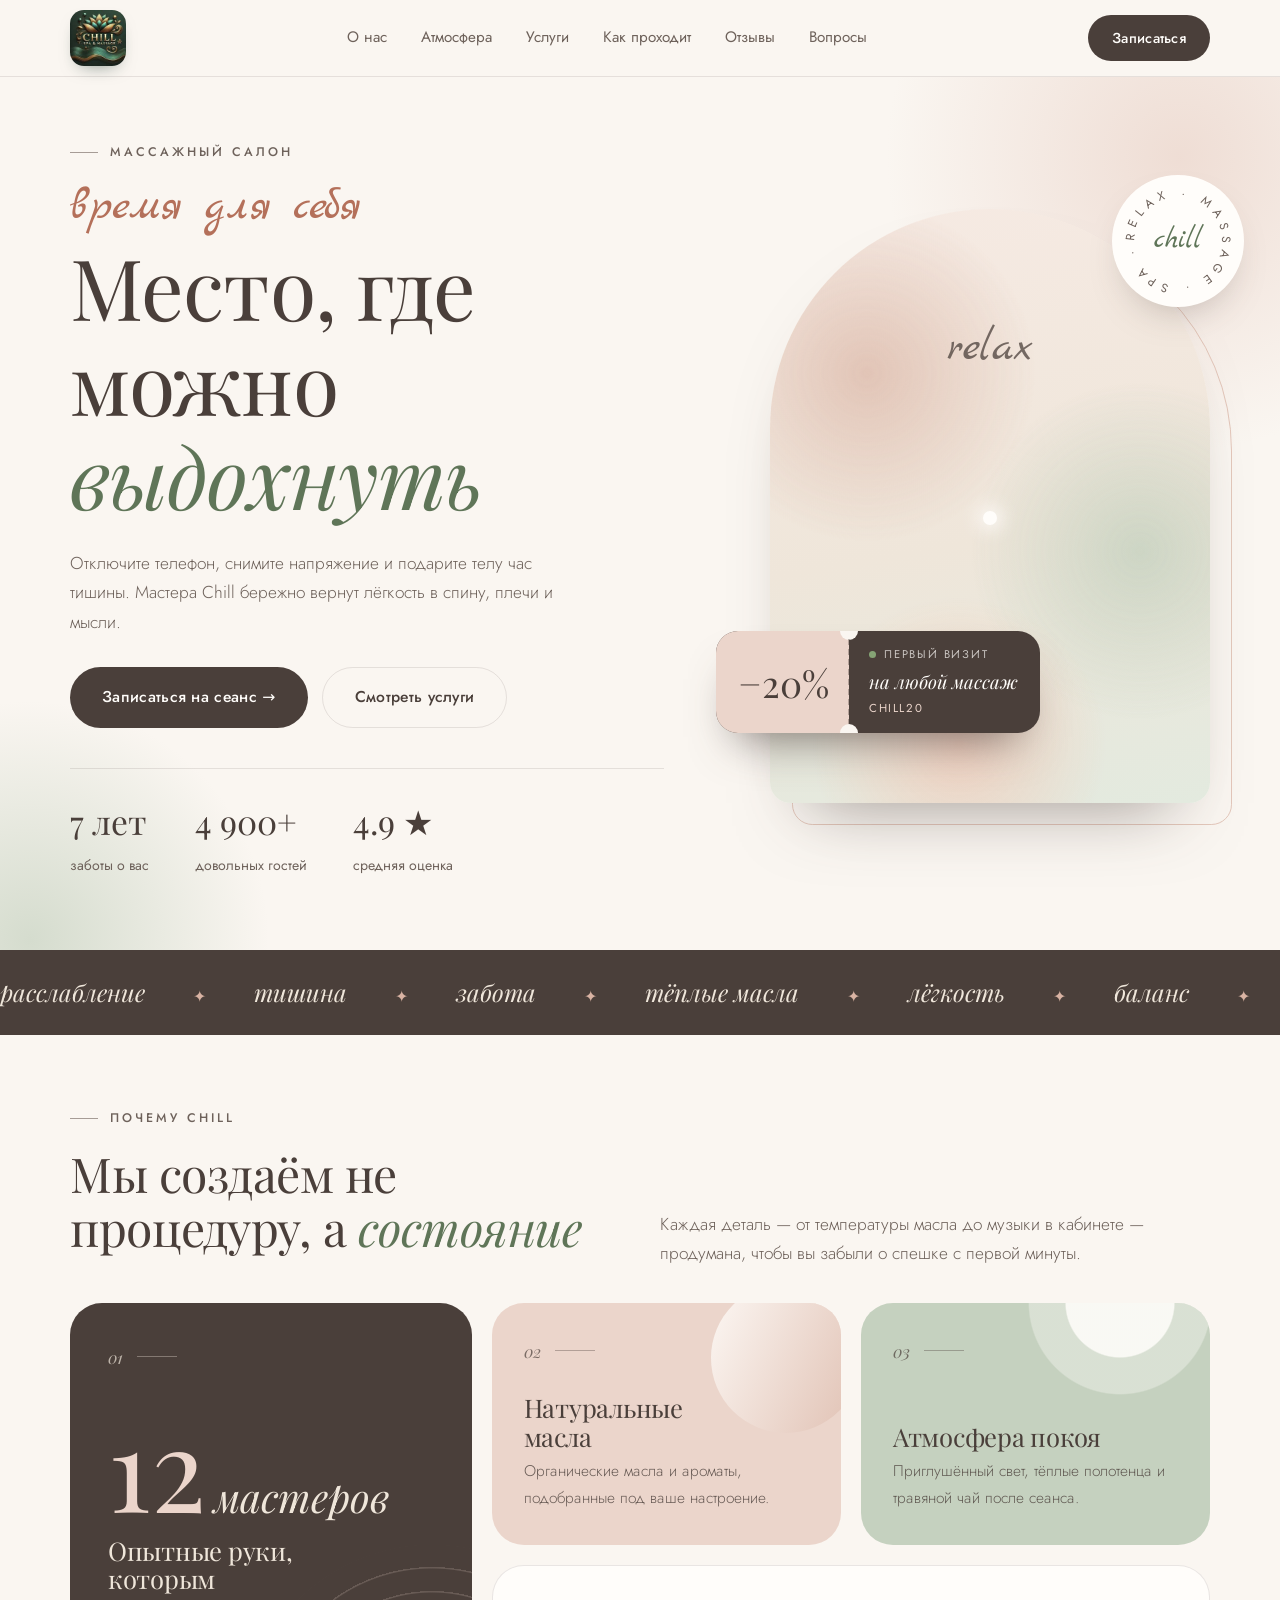
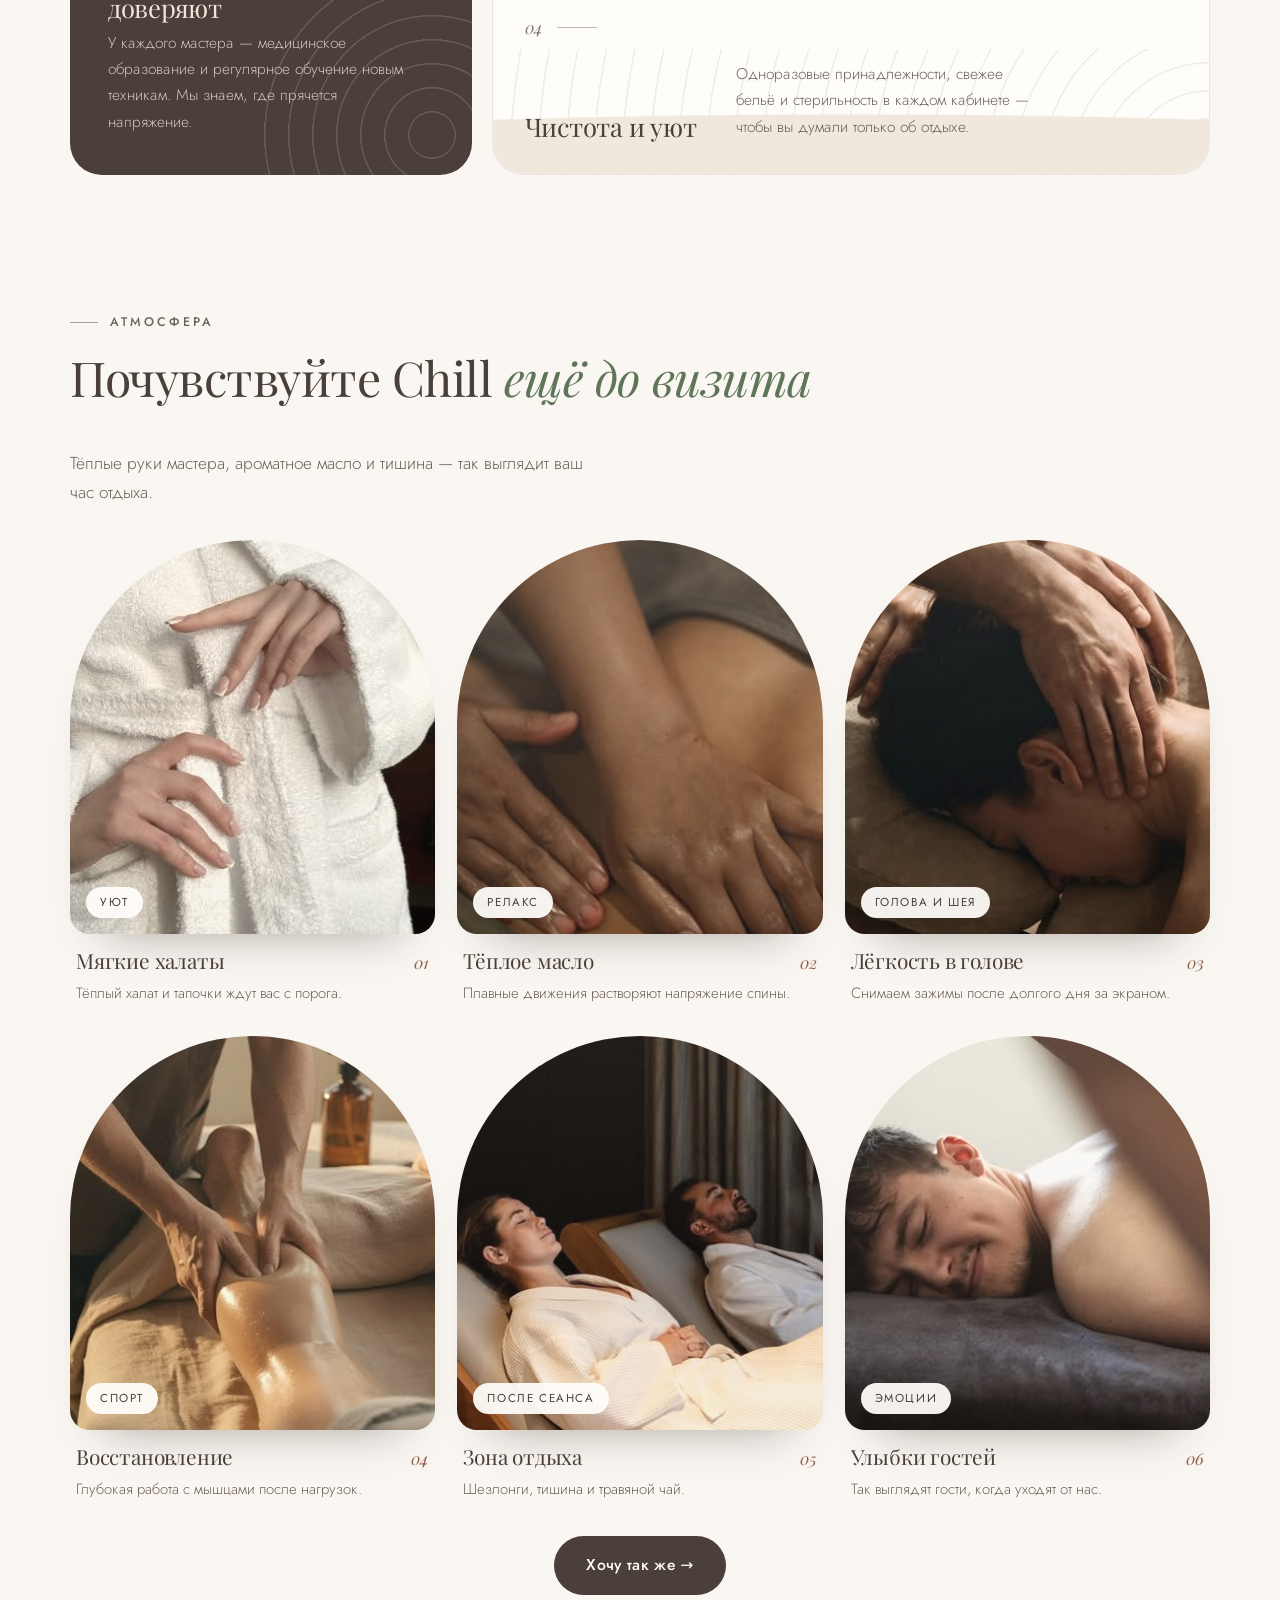
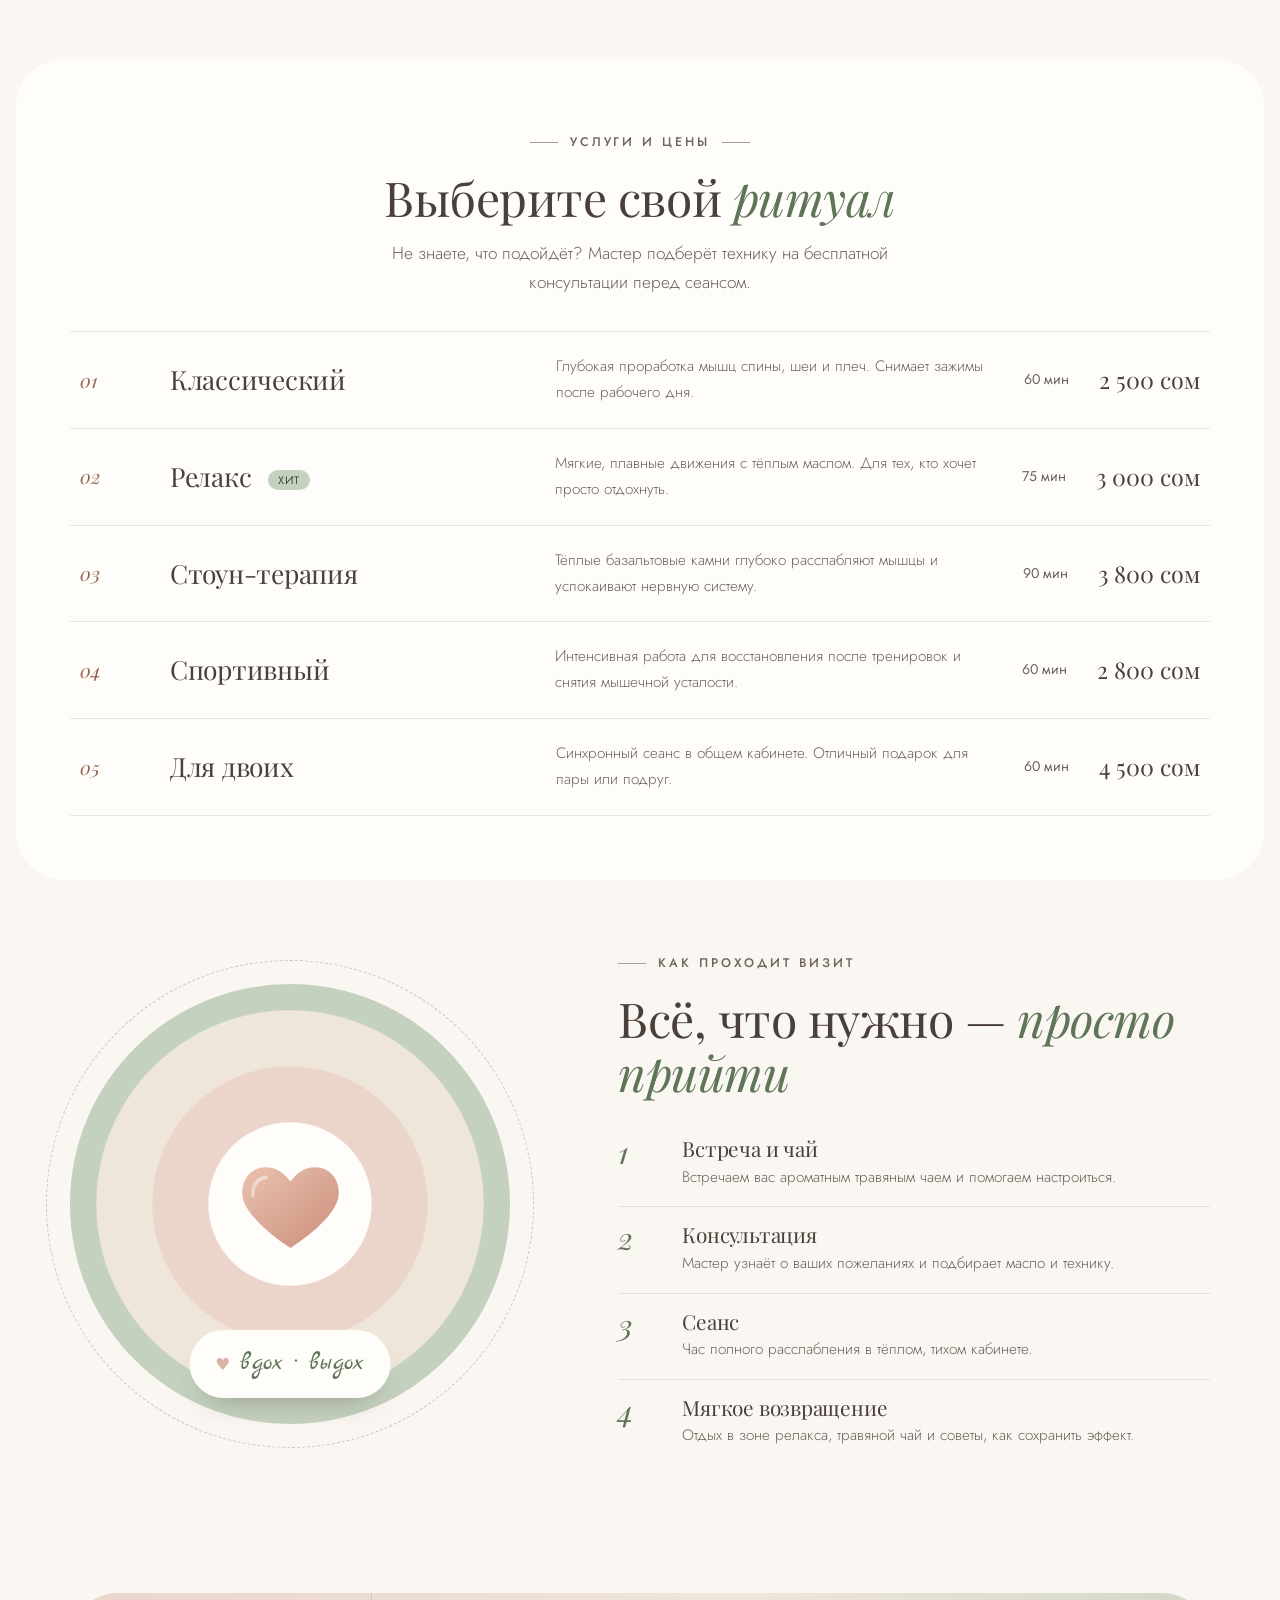
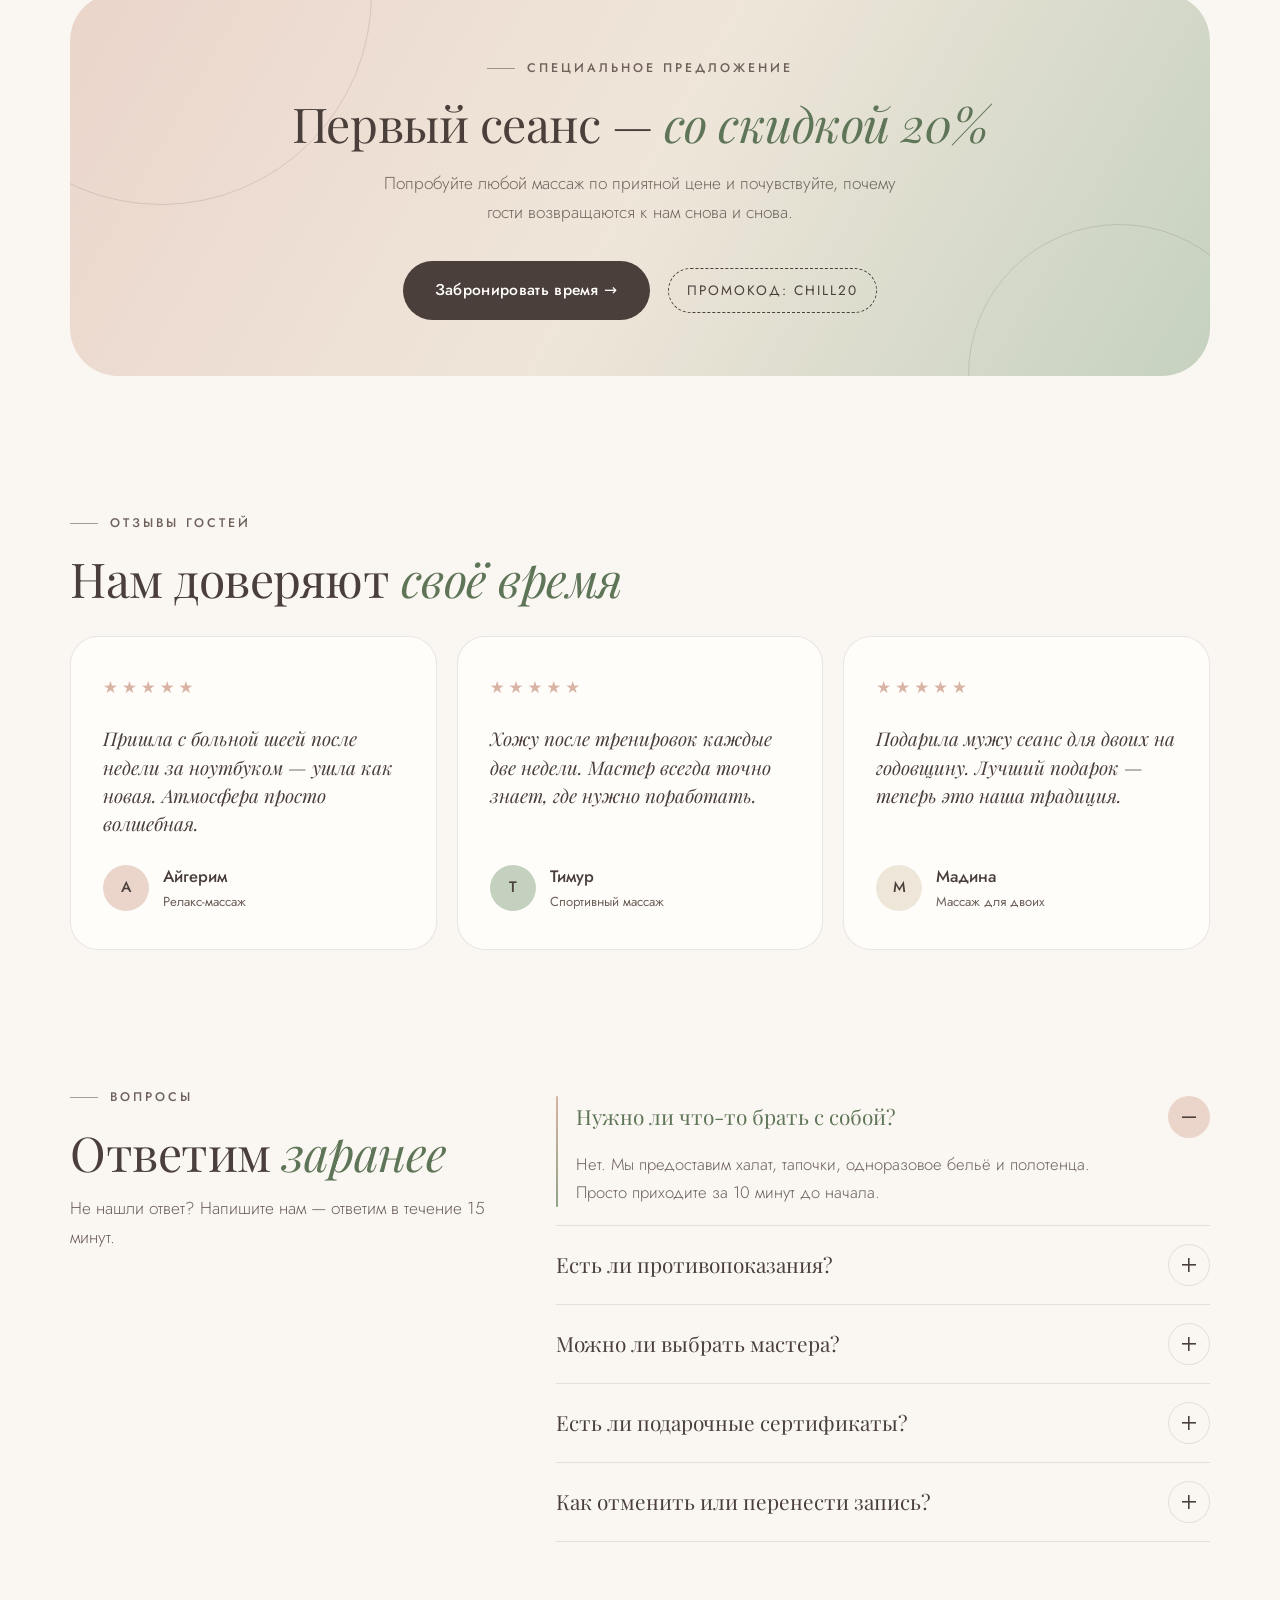
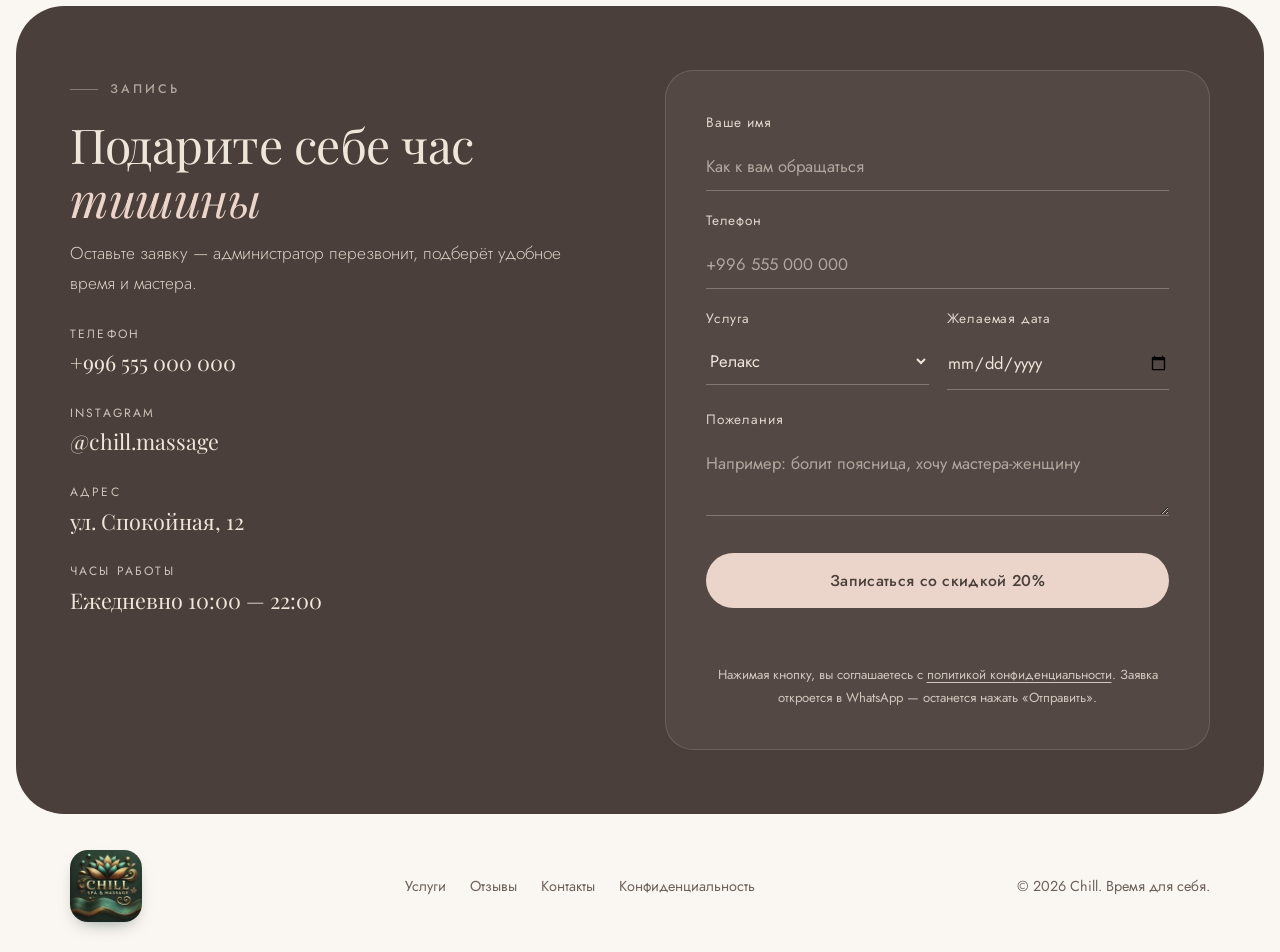
<file: index.html>
<!DOCTYPE html>
<html lang="ru">
<head>
  <meta charset="UTF-8">
  <meta name="viewport" content="width=device-width, initial-scale=1.0">
  <title>Chill — массажный салон: классический, расслабляющий и спортивный массаж</title>
  <meta name="description" content="Chill — массажный салон, где можно выдохнуть. Классический, релакс, стоун-терапия и спортивный массаж. Запись онлайн, скидка 20% на первый сеанс.">
  <meta name="theme-color" content="#FAF6F1">
  <!-- ЗАМЕНИТЬ: адрес сайта клиента (canonical, og:url, og:image, sitemap.xml, robots.txt) -->
  <link rel="canonical" href="https://example.com/">
  <link rel="icon" href="logo.jpg">
  <link rel="apple-touch-icon" href="logo.jpg">

  <meta property="og:type" content="website">
  <meta property="og:locale" content="ru_RU">
  <meta property="og:site_name" content="Chill">
  <meta property="og:title" content="Chill — массажный салон">
  <meta property="og:description" content="Место, где можно выдохнуть. Запись онлайн, скидка 20% на первый сеанс.">
  <meta property="og:url" content="https://example.com/">
  <meta property="og:image" content="https://example.com/logo.jpg">
  <meta name="twitter:card" content="summary">

  <!-- ЗАМЕНИТЬ: данные для Google (телефон, адрес, город, часы работы, соцсети) -->
  <script type="application/ld+json">
  {
    "@context": "https://schema.org",
    "@type": "HealthAndBeautyBusiness",
    "name": "Chill",
    "description": "Массажный салон: классический, релакс, стоун-терапия, спортивный массаж.",
    "url": "https://example.com/",
    "image": "https://example.com/logo.jpg",
    "telephone": "+996555000000",
    "priceRange": "2500–4500 KGS",
    "address": {
      "@type": "PostalAddress",
      "streetAddress": "ул. Спокойная, 12",
      "addressLocality": "Бишкек",
      "addressCountry": "KG"
    },
    "openingHoursSpecification": [{
      "@type": "OpeningHoursSpecification",
      "dayOfWeek": ["Monday","Tuesday","Wednesday","Thursday","Friday","Saturday","Sunday"],
      "opens": "10:00",
      "closes": "22:00"
    }]
  }
  </script>

  <script>document.documentElement.classList.add('js');</script>
  <link rel="preconnect" href="https://fonts.googleapis.com">
  <link rel="preconnect" href="https://fonts.gstatic.com" crossorigin>
  <link href="https://fonts.googleapis.com/css2?family=Playfair+Display:ital,wght@0,400;0,500;0,600;1,400;1,500&family=Jost:wght@300;400;500;600&family=Marck+Script&display=swap" rel="stylesheet">
  <link rel="stylesheet" href="style.css">
  <script src="script.js" defer></script>
</head>
<body>
  <a class="skip" href="#why">К содержимому</a>

  <div class="progress" aria-hidden="true"></div>

  <!-- Header -->
  <header>
    <div class="container nav">
      <a href="#top" class="logo" aria-label="Chill — на главную"><img src="logo.jpg" alt="Chill Spa &amp; Massage" width="150" height="150"></a>
      <nav class="nav-links">
        <a href="#why">О нас</a>
        <a href="#gallery">Атмосфера</a>
        <a href="#services">Услуги</a>
        <a href="#ritual">Как проходит</a>
        <a href="#reviews">Отзывы</a>
        <a href="#faq">Вопросы</a>
      </nav>
      <div class="nav-right">
        <a href="#booking" class="btn btn-primary">Записаться</a>
        <button class="burger" type="button" aria-label="Открыть меню" aria-expanded="false" aria-controls="menu"><i></i><i></i><i></i></button>
      </div>
    </div>
  </header>

  <!-- Mobile menu -->
  <nav class="menu" id="menu" aria-label="Меню">
    <a class="m-link" href="#why">О нас <span>→</span></a>
    <a class="m-link" href="#gallery">Атмосфера <span>→</span></a>
    <a class="m-link" href="#services">Услуги <span>→</span></a>
    <a class="m-link" href="#ritual">Как проходит <span>→</span></a>
    <a class="m-link" href="#reviews">Отзывы <span>→</span></a>
    <a class="m-link" href="#faq">Вопросы <span>→</span></a>
    <a href="#booking" class="btn btn-primary m-cta">Записаться со скидкой 20%</a>
    <div class="menu-contacts">
      <a href="tel:+996555000000">+996 555 000 000</a>
      <span>Ежедневно 10:00 — 22:00</span>
    </div>
  </nav>
  <div class="menu-overlay" aria-hidden="true"></div>

  <!-- Hero -->
  <section class="hero">
    <div class="blob b1"></div>
    <div class="blob b2"></div>
    <div class="container hero-grid">
      <div class="hero-text">
        <span class="eyebrow">Массажный салон</span>
        <h1><span class="script">время для себя</span>Место, где можно <em>выдохнуть</em></h1>
        <p class="lead">Отключите телефон, снимите напряжение и подарите телу час тишины. Мастера Chill бережно вернут лёгкость в спину, плечи и мысли.</p>
        <div class="hero-actions">
          <a href="#booking" class="btn btn-primary">Записаться на сеанс →</a>
          <a href="#services" class="btn btn-ghost">Смотреть услуги</a>
        </div>
        <!-- ЗАМЕНИТЬ: примерные цифры на реальные данные клиента -->
        <div class="hero-stats">
          <div><strong><span data-count="7">7</span> лет</strong><span>заботы о вас</span></div>
          <div><strong><span data-count="4900">4 900</span>+</strong><span>довольных гостей</span></div>
          <div><strong><span data-count="4.9">4.9</span> ★</strong><span>средняя оценка</span></div>
        </div>
      </div>
      <div class="hero-visual">
        <div class="arch">
          <span class="aura a1"></span>
          <span class="aura a2"></span>
          <span class="aura a3"></span>
          <span class="ripples"><i></i><i></i><i></i><i></i></span>
          <span class="drop-dot"></span>
          <span class="bubble" style="left:14%;--s:12px;--t:10s;--d:0s"></span>
          <span class="bubble" style="left:30%;--s:7px;--t:8s;--d:2.5s"></span>
          <span class="bubble" style="left:48%;--s:16px;--t:12s;--d:5s"></span>
          <span class="bubble" style="left:64%;--s:9px;--t:9s;--d:1.2s"></span>
          <span class="bubble" style="left:78%;--s:13px;--t:11s;--d:6.5s"></span>
          <span class="bubble" style="left:88%;--s:6px;--t:7s;--d:3.8s"></span>
          <span class="arch-word">relax</span>
        </div>
        <div class="seal" aria-hidden="true">
          <svg viewBox="0 0 100 100">
            <defs><path id="circle" d="M50,50 m-38,0 a38,38 0 1,1 76,0 a38,38 0 1,1 -76,0"/></defs>
            <text><textPath href="#circle" textLength="234" lengthAdjust="spacing">relax · massage · spa ·</textPath></text>
          </svg>
          <b>chill</b>
        </div>
        <div class="badge">
          <div class="badge-pct">−20%</div>
          <div class="badge-info">
            <small>Первый визит</small>
            <b>на любой массаж</b>
            <code>CHILL20</code>
          </div>
        </div>
      </div>
    </div>
  </section>

  <!-- Marquee -->
  <div class="marquee" aria-hidden="true">
    <div class="marquee-track">
      <span>расслабление</span><span>тишина</span><span>забота</span><span>тёплые масла</span><span>лёгкость</span><span>баланс</span>
      <span>расслабление</span><span>тишина</span><span>забота</span><span>тёплые масла</span><span>лёгкость</span><span>баланс</span>
    </div>
  </div>

  <!-- Why -->
  <section id="why">
    <div class="container">
      <div class="why-head">
        <div>
          <span class="eyebrow">Почему Chill</span>
          <h2>Мы создаём не процедуру, а <em>состояние</em></h2>
        </div>
        <p class="lead">Каждая деталь — от температуры масла до музыки в кабинете — продумана, чтобы вы забыли о спешке с первой минуты.</p>
      </div>
      <div class="why-grid">
        <article class="why-card c1">
          <div class="shape"></div>
          <span class="num">01</span>
          <div class="big">12<em>мастеров</em></div>
          <h3>Опытные руки, которым доверяют</h3>
          <p>У каждого мастера — медицинское образование и регулярное обучение новым техникам. Мы знаем, где прячется напряжение.</p>
        </article>
        <article class="why-card c2">
          <div class="shape"></div>
          <span class="num">02</span>
          <h3>Натуральные масла</h3>
          <p>Органические масла и ароматы, подобранные под ваше настроение.</p>
        </article>
        <article class="why-card c3">
          <div class="shape"></div>
          <span class="num">03</span>
          <h3>Атмосфера покоя</h3>
          <p>Приглушённый свет, тёплые полотенца и травяной чай после сеанса.</p>
        </article>
        <article class="why-card c4">
          <div class="shape"></div>
          <span class="num">04</span>
          <h3>Чистота и уют</h3>
          <p>Одноразовые принадлежности, свежее бельё и стерильность в каждом кабинете — чтобы вы думали только об отдыхе.</p>
        </article>
      </div>
    </div>
  </section>

  <!-- Gallery -->
  <section id="gallery" class="gallery">
    <div class="container">
      <div class="gallery-head">
        <div>
          <span class="eyebrow">Атмосфера</span>
          <h2>Почувствуйте Chill <em>ещё до визита</em></h2>
        </div>
        <p class="lead">Тёплые руки мастера, ароматное масло и тишина — так выглядит ваш час отдыха.</p>
      </div>
      <div class="gallery-grid">
        <figure class="g-item">
          <div class="photo" data-tag="Уют">
            <img src="robe.jpg" alt="Мягкие халаты" width="360" height="640">
          </div>
          <figcaption><h3>Мягкие халаты</h3><span>01</span></figcaption>
          <p>Тёплый халат и тапочки ждут вас с порога.</p>
        </figure>
        <figure class="g-item">
          <div class="photo" data-tag="Релакс">
            <img src="oil-massage.jpg" alt="Тёплое масло" width="360" height="640">
          </div>
          <figcaption><h3>Тёплое масло</h3><span>02</span></figcaption>
          <p>Плавные движения растворяют напряжение спины.</p>
        </figure>
        <figure class="g-item">
          <div class="photo" data-tag="Голова и шея">
            <img src="head-neck.jpg" alt="Лёгкость в голове" width="360" height="640">
          </div>
          <figcaption><h3>Лёгкость в голове</h3><span>03</span></figcaption>
          <p>Снимаем зажимы после долгого дня за экраном.</p>
        </figure>
        <figure class="g-item">
          <div class="photo" data-tag="Спорт">
            <img src="sport.jpg" alt="Восстановление" width="360" height="640">
          </div>
          <figcaption><h3>Восстановление</h3><span>04</span></figcaption>
          <p>Глубокая работа с мышцами после нагрузок.</p>
        </figure>
        <figure class="g-item">
          <div class="photo" data-tag="После сеанса">
            <img src="relax-zone.jpg" alt="Зона отдыха" width="360" height="640">
          </div>
          <figcaption><h3>Зона отдыха</h3><span>05</span></figcaption>
          <p>Шезлонги, тишина и травяной чай.</p>
        </figure>
        <figure class="g-item">
          <div class="photo" data-tag="Эмоции">
            <img src="happy-guest.jpg" alt="Улыбки гостей" width="360" height="640">
          </div>
          <figcaption><h3>Улыбки гостей</h3><span>06</span></figcaption>
          <p>Так выглядят гости, когда уходят от нас.</p>
        </figure>
      </div>
      <div class="gallery-cta">
        <a href="#booking" class="btn btn-primary">Хочу так же →</a>
      </div>
    </div>
  </section>

  <!-- Services -->
  <section id="services" class="services">
    <div class="container">
      <div class="services-head">
        <span class="eyebrow">Услуги и цены</span>
        <h2>Выберите свой <em>ритуал</em></h2>
        <p class="lead">Не знаете, что подойдёт? Мастер подберёт технику на бесплатной консультации перед сеансом.</p>
      </div>
      <!-- ЗАМЕНИТЬ: услуги и цены клиента (и список в форме записи ниже) -->
      <div class="service-list">
        <div class="service">
          <span class="service-num">01</span>
          <h3>Классический</h3>
          <p>Глубокая проработка мышц спины, шеи и плеч. Снимает зажимы после рабочего дня.</p>
          <span class="service-time">60 мин</span>
          <span class="service-price">2 500 сом</span>
        </div>
        <div class="service">
          <span class="service-num">02</span>
          <h3>Релакс <span class="tag">хит</span></h3>
          <p>Мягкие, плавные движения с тёплым маслом. Для тех, кто хочет просто отдохнуть.</p>
          <span class="service-time">75 мин</span>
          <span class="service-price">3 000 сом</span>
        </div>
        <div class="service">
          <span class="service-num">03</span>
          <h3>Стоун-терапия</h3>
          <p>Тёплые базальтовые камни глубоко расслабляют мышцы и успокаивают нервную систему.</p>
          <span class="service-time">90 мин</span>
          <span class="service-price">3 800 сом</span>
        </div>
        <div class="service">
          <span class="service-num">04</span>
          <h3>Спортивный</h3>
          <p>Интенсивная работа для восстановления после тренировок и снятия мышечной усталости.</p>
          <span class="service-time">60 мин</span>
          <span class="service-price">2 800 сом</span>
        </div>
        <div class="service">
          <span class="service-num">05</span>
          <h3>Для двоих</h3>
          <p>Синхронный сеанс в общем кабинете. Отличный подарок для пары или подруг.</p>
          <span class="service-time">60 мин</span>
          <span class="service-price">4 500 сом</span>
        </div>
      </div>
    </div>
  </section>

  <!-- Ritual -->
  <section id="ritual">
    <div class="container ritual-grid">
      <div class="ritual-visual">
        <div class="heart-wrap">
          <span class="ring"></span><span class="ring"></span><span class="ring"></span>
          <svg class="heart" viewBox="0 0 24 22" aria-hidden="true">
            <defs>
              <linearGradient id="hg" x1="0" y1="0" x2="1" y2="1">
                <stop offset="0" stop-color="#EBC1B0"/>
                <stop offset="1" stop-color="#C98F7B"/>
              </linearGradient>
            </defs>
            <path fill="url(#hg)" d="M12 21.2s-8.6-5.3-10.8-10.6C-.3 6.8 2 2.4 6.2 2.4c2.5 0 4.4 1.4 5.8 3.3 1.4-1.9 3.3-3.3 5.8-3.3 4.2 0 6.5 4.4 5 8.2C20.6 15.9 12 21.2 12 21.2z"/>
            <path fill="rgba(255,255,255,.45)" d="M6.4 5.2c-1.9.2-3 1.9-2.8 3.8.1.5-.6.6-.7.1-.4-2.4 1.1-4.6 3.4-4.8.5 0 .6.8.1.9z"/>
          </svg>
        </div>
        <div class="breath"><i>♥</i><span>вдох · выдох</span></div>
      </div>
      <div>
        <div class="ritual-text">
          <span class="eyebrow">Как проходит визит</span>
          <h2>Всё, что нужно — <em>просто прийти</em></h2>
        </div>
        <ol class="steps">
          <li><b>1</b><div><h3>Встреча и чай</h3><p>Встречаем вас ароматным травяным чаем и помогаем настроиться.</p></div></li>
          <li><b>2</b><div><h3>Консультация</h3><p>Мастер узнаёт о ваших пожеланиях и подбирает масло и технику.</p></div></li>
          <li><b>3</b><div><h3>Сеанс</h3><p>Час полного расслабления в тёплом, тихом кабинете.</p></div></li>
          <li><b>4</b><div><h3>Мягкое возвращение</h3><p>Отдых в зоне релакса, травяной чай и советы, как сохранить эффект.</p></div></li>
        </ol>
      </div>
    </div>
  </section>

  <!-- Offer -->
  <section>
    <div class="container">
      <div class="offer">
        <span class="eyebrow">Специальное предложение</span>
        <h2>Первый сеанс — <em>со скидкой 20%</em></h2>
        <p class="lead">Попробуйте любой массаж по приятной цене и почувствуйте, почему гости возвращаются к нам снова и снова.</p>
        <div class="offer-actions">
          <a href="#booking" class="btn btn-primary">Забронировать время →</a>
          <span class="offer-code">ПРОМОКОД: CHILL20</span>
        </div>
      </div>
    </div>
  </section>

  <!-- Reviews -->
  <section id="reviews">
    <div class="container">
      <div class="reviews-head">
        <span class="eyebrow">Отзывы гостей</span>
        <h2>Нам доверяют <em>своё время</em></h2>
      </div>
      <!-- ЗАМЕНИТЬ: примерные отзывы на настоящие отзывы гостей -->
      <div class="reviews-grid">
        <article class="review">
          <div class="stars">★★★★★</div>
          <blockquote>Пришла с больной шеей после недели за ноутбуком — ушла как новая. Атмосфера просто волшебная.</blockquote>
          <div class="reviewer"><div class="avatar">А</div><div><b>Айгерим</b><small>Релакс-массаж</small></div></div>
        </article>
        <article class="review">
          <div class="stars">★★★★★</div>
          <blockquote>Хожу после тренировок каждые две недели. Мастер всегда точно знает, где нужно поработать.</blockquote>
          <div class="reviewer"><div class="avatar">Т</div><div><b>Тимур</b><small>Спортивный массаж</small></div></div>
        </article>
        <article class="review">
          <div class="stars">★★★★★</div>
          <blockquote>Подарила мужу сеанс для двоих на годовщину. Лучший подарок — теперь это наша традиция.</blockquote>
          <div class="reviewer"><div class="avatar">М</div><div><b>Мадина</b><small>Массаж для двоих</small></div></div>
        </article>
      </div>
    </div>
  </section>

  <!-- FAQ -->
  <section id="faq">
    <div class="container faq-grid">
      <div class="faq-intro">
        <span class="eyebrow">Вопросы</span>
        <h2>Ответим <em>заранее</em></h2>
        <p class="lead">Не нашли ответ? Напишите нам — ответим в течение 15 минут.</p>
      </div>
      <div>
        <details open class="is-open">
          <summary>Нужно ли что-то брать с собой?</summary>
          <p>Нет. Мы предоставим халат, тапочки, одноразовое бельё и полотенца. Просто приходите за 10 минут до начала.</p>
        </details>
        <details>
          <summary>Есть ли противопоказания?</summary>
          <p>Массаж не рекомендуется при высокой температуре, острых воспалениях и некоторых хронических заболеваниях. Если сомневаетесь — проконсультируйтесь с врачом или спросите мастера.</p>
        </details>
        <details>
          <summary>Можно ли выбрать мастера?</summary>
          <p>Конечно. Укажите пожелание при записи — мужчина или женщина, или конкретный мастер.</p>
        </details>
        <details>
          <summary>Есть ли подарочные сертификаты?</summary>
          <p>Да, на любую услугу или сумму. Сертификат оформим красиво в конверте или пришлём в электронном виде.</p>
        </details>
        <details>
          <summary>Как отменить или перенести запись?</summary>
          <p>Просто позвоните или напишите нам не позднее чем за 3 часа до сеанса — перенесём без доплат.</p>
        </details>
      </div>
    </div>
  </section>

  <!-- Booking -->
  <section id="booking" class="booking">
    <div class="container booking-grid">
      <div class="booking-intro">
        <span class="eyebrow" style="color: rgba(239,230,218,.6)">Запись</span>
        <h2>Подарите себе час <em>тишины</em></h2>
        <p class="lead">Оставьте заявку — администратор перезвонит, подберёт удобное время и мастера.</p>
        <!-- ЗАМЕНИТЬ: контакты клиента (также в меню, нижней панели, JSON-LD и script.js) -->
        <ul class="contact-list">
          <li><small>Телефон</small><a href="tel:+996555000000">+996 555 000 000</a></li>
          <li><small>Instagram</small><a href="https://instagram.com/" target="_blank" rel="noopener">@chill.massage</a></li>
          <li><small>Адрес</small><span>ул. Спокойная, 12</span></li>
          <li><small>Часы работы</small><span>Ежедневно 10:00 — 22:00</span></li>
        </ul>
      </div>
      <form id="lead-form" action="#" method="post" novalidate>
        <div>
          <label for="name">Ваше имя</label>
          <input id="name" name="name" type="text" placeholder="Как к вам обращаться" autocomplete="name" required>
        </div>
        <div>
          <label for="phone">Телефон</label>
          <input id="phone" name="phone" type="tel" inputmode="tel" placeholder="+996 555 000 000" autocomplete="tel" required>
        </div>
        <div class="form-row">
          <div>
            <label for="service">Услуга</label>
            <select id="service" name="service">
              <option>Классический</option>
              <option selected>Релакс</option>
              <option>Стоун-терапия</option>
              <option>Спортивный</option>
              <option>Для двоих</option>
              <option>Помогите выбрать</option>
            </select>
          </div>
          <div>
            <label for="date">Желаемая дата</label>
            <input id="date" name="date" type="date">
          </div>
        </div>
        <div>
          <label for="msg">Пожелания</label>
          <textarea id="msg" name="msg" placeholder="Например: болит поясница, хочу мастера-женщину"></textarea>
        </div>
        <button type="submit" class="btn">Записаться со скидкой 20%</button>
        <p class="form-status" role="status" aria-live="polite"></p>
        <p class="form-note">Нажимая кнопку, вы соглашаетесь с <a href="privacy.html">политикой конфиденциальности</a>. Заявка откроется в WhatsApp — останется нажать «Отправить».</p>
      </form>
    </div>
  </section>

  <!-- Footer -->
  <footer>
    <div class="container footer-inner">
      <a href="#top" class="logo" aria-label="Chill — на главную"><img src="logo.jpg" alt="Chill Spa &amp; Massage" width="150" height="150"></a>
      <nav>
        <a href="#services">Услуги</a>
        <a href="#reviews">Отзывы</a>
        <a href="#booking">Контакты</a>
        <a href="privacy.html">Конфиденциальность</a>
      </nav>
      <p>© 2026 Chill. Время для себя.</p>
    </div>
  </footer>

  <!-- Нижняя панель (только на телефоне) -->
  <div class="mbar">
    <a href="tel:+996555000000" class="btn btn-ghost">Позвонить</a>
    <a href="#booking" class="btn btn-primary">Записаться</a>
  </div>

  <!-- ЗАМЕНИТЬ/ВКЛЮЧИТЬ: код аналитики клиента (Google Analytics / Яндекс.Метрика) вставляется сюда -->
</body>
</html>
</file>
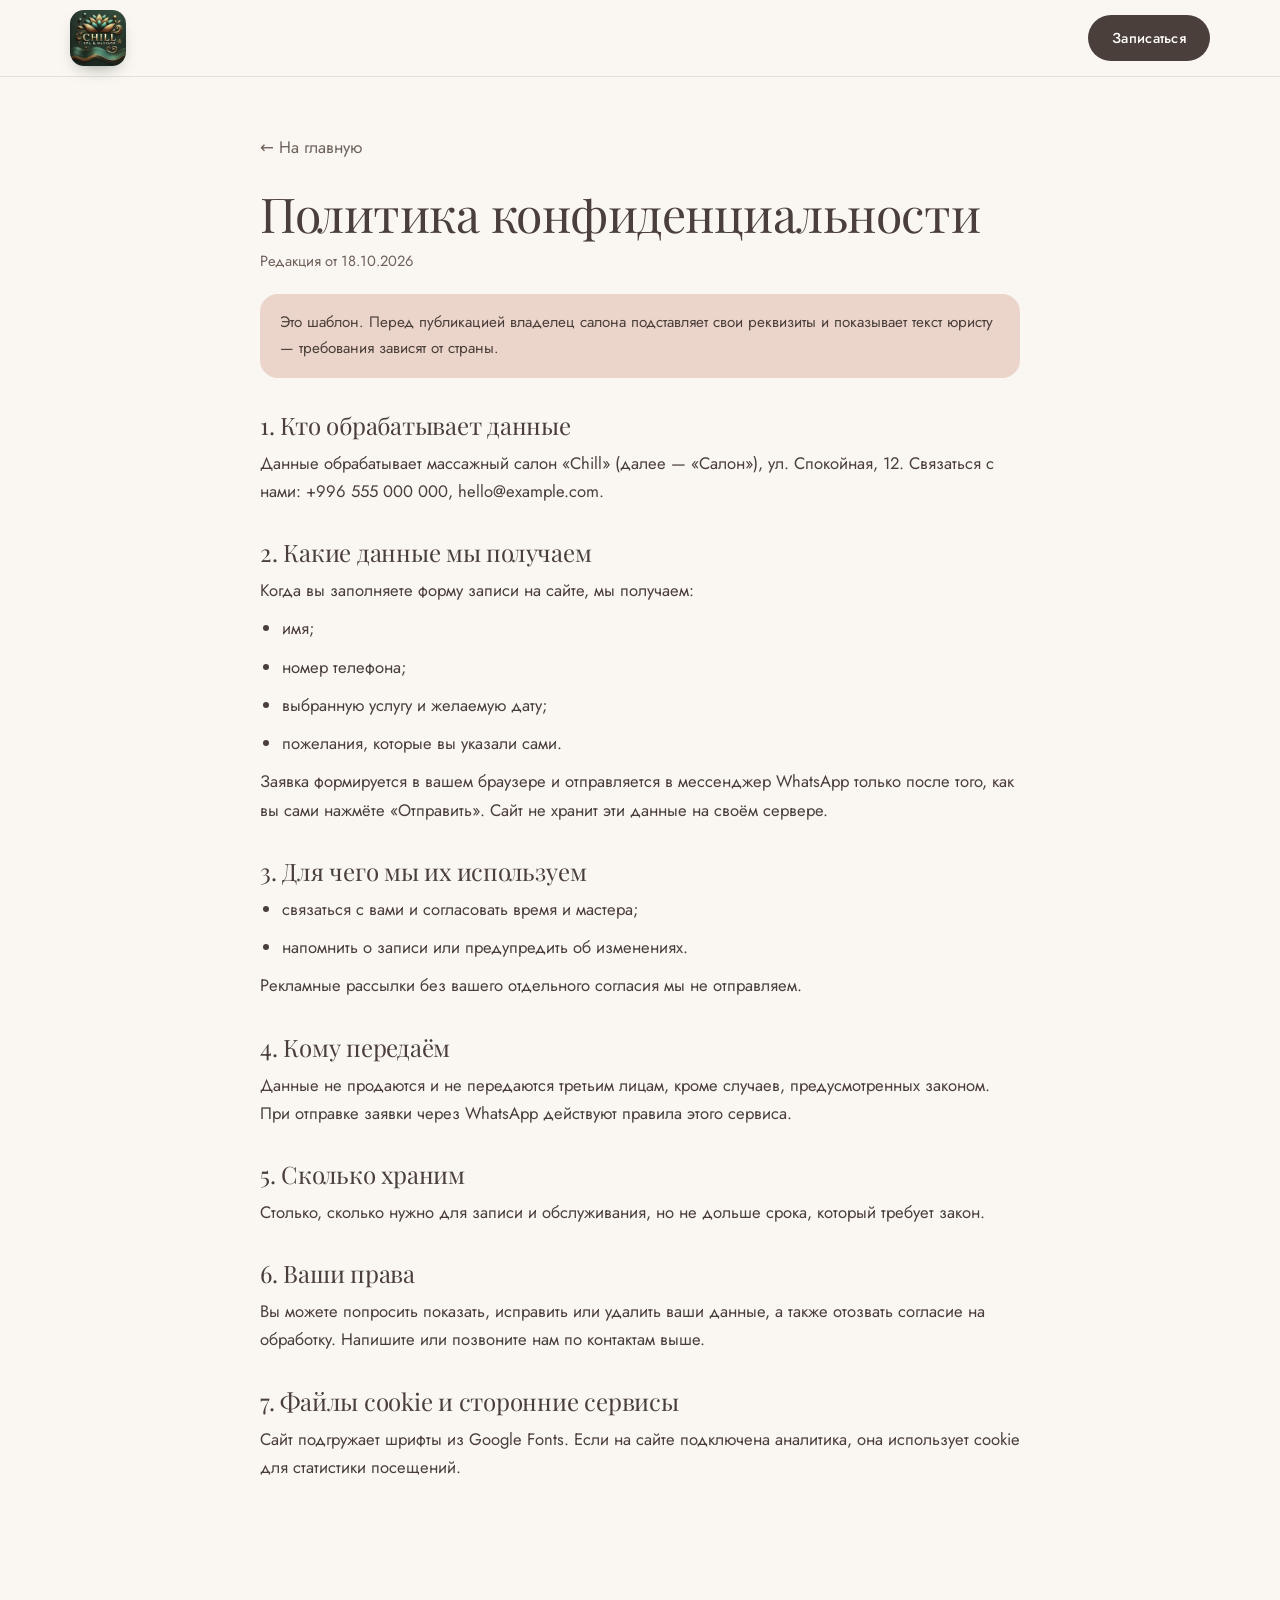
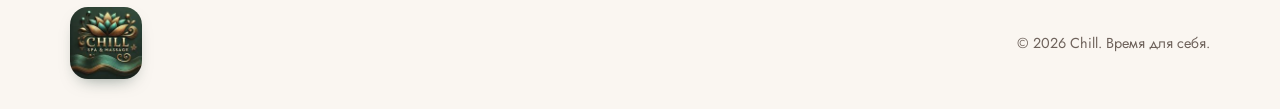
<file: privacy.html>
<!DOCTYPE html>
<html lang="ru">
<head>
  <meta charset="UTF-8">
  <meta name="viewport" content="width=device-width, initial-scale=1.0">
  <title>Политика конфиденциальности — Chill</title>
  <meta name="description" content="Как массажный салон Chill обрабатывает персональные данные, полученные через форму записи.">
  <meta name="robots" content="noindex">
  <link rel="icon" href="logo.jpg">
  <link rel="preconnect" href="https://fonts.googleapis.com">
  <link rel="preconnect" href="https://fonts.gstatic.com" crossorigin>
  <link href="https://fonts.googleapis.com/css2?family=Playfair+Display:ital,wght@0,400;0,500;0,600;1,400;1,500&family=Jost:wght@300;400;500;600&family=Marck+Script&display=swap" rel="stylesheet">
  <link rel="stylesheet" href="style.css">
</head>
<body>
  <header>
    <div class="container nav">
      <a href="index.html" class="logo" aria-label="Chill — на главную"><img src="logo.jpg" alt="Chill Spa &amp; Massage" width="150" height="150"></a>
      <a href="index.html#booking" class="btn btn-primary">Записаться</a>
    </div>
  </header>

  <main class="doc-page">
    <div class="container">
      <a class="back-link" href="index.html">← На главную</a>
      <h1>Политика конфиденциальности</h1>
      <p class="updated">Редакция от 18.10.2026</p>

      <!-- ЗАМЕНИТЬ: название юридического лица / ИП, адрес и e-mail. Текст — шаблон, перед запуском его должен просмотреть юрист клиента. -->
      <div class="doc-note">Это шаблон. Перед публикацией владелец салона подставляет свои реквизиты и показывает текст юристу — требования зависят от страны.</div>

      <h2>1. Кто обрабатывает данные</h2>
      <p>Данные обрабатывает массажный салон «Chill» (далее — «Салон»), ул. Спокойная, 12. Связаться с нами: +996 555 000 000, hello@example.com.</p>

      <h2>2. Какие данные мы получаем</h2>
      <p>Когда вы заполняете форму записи на сайте, мы получаем:</p>
      <ul>
        <li>имя;</li>
        <li>номер телефона;</li>
        <li>выбранную услугу и желаемую дату;</li>
        <li>пожелания, которые вы указали сами.</li>
      </ul>
      <p>Заявка формируется в вашем браузере и отправляется в мессенджер WhatsApp только после того, как вы сами нажмёте «Отправить». Сайт не хранит эти данные на своём сервере.</p>

      <h2>3. Для чего мы их используем</h2>
      <ul>
        <li>связаться с вами и согласовать время и мастера;</li>
        <li>напомнить о записи или предупредить об изменениях.</li>
      </ul>
      <p>Рекламные рассылки без вашего отдельного согласия мы не отправляем.</p>

      <h2>4. Кому передаём</h2>
      <p>Данные не продаются и не передаются третьим лицам, кроме случаев, предусмотренных законом. При отправке заявки через WhatsApp действуют правила этого сервиса.</p>

      <h2>5. Сколько храним</h2>
      <p>Столько, сколько нужно для записи и обслуживания, но не дольше срока, который требует закон.</p>

      <h2>6. Ваши права</h2>
      <p>Вы можете попросить показать, исправить или удалить ваши данные, а также отозвать согласие на обработку. Напишите или позвоните нам по контактам выше.</p>

      <h2>7. Файлы cookie и сторонние сервисы</h2>
      <p>Сайт подгружает шрифты из Google Fonts. Если на сайте подключена аналитика, она использует cookie для статистики посещений. <!-- ЗАМЕНИТЬ: уточнить, если аналитика подключена --></p>
    </div>
  </main>

  <footer>
    <div class="container footer-inner">
      <a href="index.html" class="logo" aria-label="Chill — на главную"><img src="logo.jpg" alt="Chill Spa &amp; Massage" width="150" height="150"></a>
      <p>© 2026 Chill. Время для себя.</p>
    </div>
  </footer>
</body>
</html>
</file>
<file: style.css>
/* ==========================================================
   Chill — массажный салон · стили
   ========================================================== */

:root {
  --cream: #FAF6F1;
  --milk: #FFFDFA;
  --blush: #EBD5CB;
  --blush-deep: #D9B3A3;
  --sage: #C5D1BF;
  --sage-deep: #8FA388;
  --sand: #EFE6DA;
  --text: #4A3F3A;
  --muted: #6E625B;      /* контраст 5.5:1 на кремовом */
  --sage-ink: #5F7558;   /* тёмный шалфей для текста */
  --rose-ink: #96604B;   /* тёмная роза для мелких акцентов */
  --line: rgba(74, 63, 58, 0.12);
  --radius: 28px;
  --serif: "Playfair Display", Georgia, serif;
  --sans: "Jost", system-ui, sans-serif;
  --script: "Marck Script", cursive;
}

* { margin: 0; padding: 0; box-sizing: border-box; }
html { scroll-behavior: smooth; }
body {
  font-family: var(--sans);
  font-weight: 400;
  font-size: 1.04rem;
  color: var(--text);
  background: var(--cream);
  line-height: 1.7;
  -webkit-font-smoothing: antialiased;
  overflow-x: hidden;
  overflow-x: clip;
}
img { display: block; max-width: 100%; }
a { color: inherit; text-decoration: none; }
.container { width: min(1140px, 100% - 40px); margin-inline: auto; }

h1, h2, h3 { font-family: var(--serif); font-weight: 400; line-height: 1.12; letter-spacing: -.01em; }
h2 { font-size: clamp(2rem, 4vw, 3rem); margin-bottom: 14px; }
h2 em, h1 em { font-style: italic; color: var(--sage-ink); }

.eyebrow {
  display: inline-flex;
  align-items: center;
  gap: 12px;
  font-size: .78rem;
  font-weight: 500;
  letter-spacing: .24em;
  text-transform: uppercase;
  color: var(--muted);
  margin-bottom: 18px;
}
.eyebrow::before { content: ""; width: 28px; height: 1px; background: currentColor; opacity: .6; }
.script { font-family: var(--script); font-weight: 400; color: #B4705A; }
.lead { color: var(--muted); max-width: 520px; font-size: 1.08rem; font-weight: 300; }

.btn {
  display: inline-flex;
  align-items: center;
  gap: 10px;
  padding: 16px 32px;
  border-radius: 999px;
  font-family: var(--sans);
  font-size: .98rem;
  font-weight: 500;
  letter-spacing: .02em;
  transition: transform .35s ease, background .35s ease, color .35s ease, box-shadow .35s ease;
}
.btn-primary { background: var(--text); color: var(--milk); }
.btn-primary:hover { transform: translateY(-3px); box-shadow: 0 14px 30px -12px rgba(74,63,58,.5); }
.btn-ghost { border: 1px solid var(--line); }
.btn-ghost:hover { background: var(--milk); }

section { padding: 64px 0; overflow-x: clip; }
section[id] { scroll-margin-top: 76px; }

/* ---------- Фото: общий стиль ---------- */
.photo { position: relative; overflow: hidden; background: var(--sand); }
.photo img {
  width: 100%; height: 100%;
  object-fit: cover;
  filter: sepia(.14) saturate(.88) brightness(1.03);
  transition: transform .8s cubic-bezier(.2,.7,.2,1);
}
.photo::after {
  content: ""; position: absolute; inset: 0; pointer-events: none;
  background: linear-gradient(180deg, rgba(235,213,203,.12), rgba(74,63,58,.06));
}
.photo:hover img { transform: scale(1.05); }

/* ---------- Прогресс прокрутки ---------- */
.progress {
  position: fixed; top: 0; left: 0; right: 0; height: 3px; z-index: 100;
  background: linear-gradient(90deg, var(--blush-deep), var(--sage-deep));
  transform-origin: 0 50%;
  transform: scaleX(0);
  display: none;
}

/* ---------- Header (без blur и backdrop-filter — быстрый на любом телефоне) ---------- */
header {
  position: sticky;
  top: 0;
  z-index: 50;
  background: var(--cream);
  border-bottom: 1px solid var(--line);
}
header.scrolled { box-shadow: 0 8px 24px -18px rgba(74,63,58,.45); }
.nav {
  display: flex;
  align-items: center;
  justify-content: space-between;
  height: 76px;
}
.logo { display: inline-flex; align-items: center; flex-shrink: 0; }
.logo img {
  width: 56px; height: 56px;
  border-radius: 14px;
  object-fit: cover;
  box-shadow: 0 8px 18px -10px rgba(20,50,40,.6);
}
footer .logo img { width: 72px; height: 72px; border-radius: 18px; }
.nav-links { display: flex; gap: 34px; font-size: .95rem; }
.nav-links a { position: relative; color: var(--muted); transition: color .2s; }
.nav-links a::after {
  content: ""; position: absolute; left: 0; bottom: -4px;
  width: 100%; height: 1px; background: var(--text);
  transform: scaleX(0); transform-origin: left; transition: transform .25s;
}
.nav-links a:hover { color: var(--text); }
.nav-links a:hover::after { transform: scaleX(1); }
.nav .btn { padding: 11px 24px; font-size: .9rem; }
.nav .btn-primary:hover { background: var(--blush); color: var(--text); transform: none; box-shadow: none; }
.nav-right { display: flex; align-items: center; gap: 14px; }

/* ---------- Бургер: простая иконка, без анимаций ---------- */
.burger {
  display: none;
  position: relative;
  width: 48px; height: 48px;
  border-radius: 50%;
  border: 1px solid var(--line);
  background: transparent;
  cursor: pointer;
  place-items: center;
  -webkit-tap-highlight-color: transparent;
}
.burger:focus-visible { outline: 2px solid var(--sage-ink); outline-offset: 3px; }
.burger i {
  position: absolute; left: 50%; top: 50%;
  width: 20px; height: 2px; margin: -1px 0 0 -10px;
  background: var(--text); border-radius: 2px;
}
.burger i:nth-child(1) { transform: translateY(-6px); }
.burger i:nth-child(3) { transform: translateY(6px); }
.menu-open .burger { background: var(--blush); border-color: transparent; }
.menu-open .burger i:nth-child(1) { transform: rotate(45deg); }
.menu-open .burger i:nth-child(2) { opacity: 0; }
.menu-open .burger i:nth-child(3) { transform: rotate(-45deg); }

/* ---------- Мобильное меню: лёгкая панель под шапкой ---------- */
.menu {
  position: fixed; left: 0; right: 0; top: 77px; z-index: 49;
  max-height: calc(100vh - 77px); max-height: calc(100dvh - 77px);
  overflow-y: auto;
  background: var(--cream);
  border-bottom: 1px solid var(--line);
  box-shadow: 0 30px 40px -30px rgba(74,63,58,.35);
  padding: 8px 24px 24px;
  opacity: 0; visibility: hidden;
  transform: translateY(-8px);
  transition: opacity .18s ease, transform .18s ease, visibility 0s linear .18s;
}
.menu-open .menu {
  opacity: 1; visibility: visible; transform: none;
  transition: opacity .18s ease, transform .18s ease, visibility 0s;
}
.menu-overlay {
  position: fixed; inset: 0; z-index: 48;
  background: rgba(74,63,58,.35);
  opacity: 0; visibility: hidden;
  transition: opacity .18s ease, visibility 0s linear .18s;
}
.menu-open .menu-overlay { opacity: 1; visibility: visible; transition: opacity .18s ease, visibility 0s; }
.m-link {
  display: flex; align-items: center; justify-content: space-between; gap: 16px;
  padding: 15px 0;
  border-bottom: 1px solid var(--line);
  font-family: var(--serif); font-size: 1.5rem; line-height: 1.2;
}
.m-link:active { color: var(--sage-ink); }
.m-link span { color: var(--rose-ink); font-family: var(--sans); font-size: 1.1rem; }
.menu .m-cta { display: flex; justify-content: center; width: 100%; margin-top: 20px; }
.menu-contacts { display: flex; justify-content: space-between; gap: 12px; flex-wrap: wrap; margin-top: 16px; font-size: .92rem; color: var(--muted); }

/* ---------- Hero ---------- */
.hero { padding: 56px 0 72px; position: relative; overflow: hidden; }
.hero-grid {
  display: grid;
  grid-template-columns: 1.1fr .9fr;
  gap: 60px;
  align-items: center;
}
.hero h1 { font-size: clamp(2.9rem, 6.6vw, 5.3rem); margin-bottom: 26px; }
.hero h1 .script { display: block; font-size: .55em; margin-bottom: 6px; color: #B4705A; }
.hero .lead { margin-bottom: 30px; }
.hero-actions { display: flex; gap: 14px; flex-wrap: wrap; }
.hero-stats {
  display: flex; gap: 46px; margin-top: 40px;
  padding-top: 24px; border-top: 1px solid var(--line);
}
.hero-stats strong { display: block; font-family: var(--serif); font-size: 2.1rem; font-weight: 400; }
.hero-stats > div > span { font-size: .88rem; color: var(--muted); }
.hero-stats [data-count] { font-variant-numeric: tabular-nums; }

.hero-visual { position: relative; max-width: 440px; justify-self: end; width: 100%; }
.hero-visual::before {
  content: ""; position: absolute; inset: 22px -22px -22px 22px;
  border-radius: 300px 300px var(--radius) var(--radius);
  border: 1px solid var(--blush-deep);
  opacity: .7;
}
.arch {
  position: relative;
  aspect-ratio: 4/5.4;
  border-radius: 300px 300px var(--radius) var(--radius);
  box-shadow: 0 40px 70px -40px rgba(74,63,58,.55);
}
.arch {
  overflow: hidden;
  background:
    radial-gradient(circle at 30% 22%, rgba(255,255,255,.8), transparent 45%),
    linear-gradient(165deg, var(--blush) 0%, var(--sand) 55%, var(--sage) 100%);
}
/* Живая арка: перетекающие пятна + круги на воде + пузырьки */
.arch { background: linear-gradient(170deg, #F6EAE3 0%, var(--sand) 55%, #E3EADF 100%); }
.aura {
  position: absolute; width: 80%; aspect-ratio: 1; border-radius: 50%;
  opacity: .9;
  will-change: transform;
  animation: wander 18s ease-in-out infinite;
}
.aura.a1 { background: radial-gradient(circle, rgba(217,179,163,.75) 0, rgba(217,179,163,0) 68%); top: -2%; left: -18%; }
.aura.a2 { background: radial-gradient(circle, rgba(197,209,191,.9) 0, rgba(197,209,191,0) 68%); top: 28%; right: -24%; animation-duration: 22s; animation-direction: alternate; }
.aura.a3 { background: radial-gradient(circle, rgba(242,201,184,.85) 0, rgba(242,201,184,0) 68%); bottom: -16%; left: 8%; width: 70%; animation-duration: 20s; animation-delay: -8s; }
@keyframes wander {
  0%,100% { transform: translate(0,0) scale(1); }
  50% { transform: translate(12%, 9%) scale(1.1); }
}
.ripples { position: absolute; left: 50%; top: 52%; width: 0; height: 0; }
.ripples i {
  position: absolute; left: 0; top: 0;
  width: 340px; height: 340px; margin: -170px 0 0 -170px;
  border-radius: 50%;
  border: 1.5px solid rgba(255,253,250,.9);
  opacity: 0;
  animation: drop 6s cubic-bezier(.2,.6,.3,1) infinite;
}
.ripples i:nth-child(2) { animation-delay: 1.5s; }
.ripples i:nth-child(3) { animation-delay: 3s; }
.ripples i:nth-child(4) { animation-delay: 4.5s; }
@keyframes drop {
  0% { transform: scale(.05); opacity: 0; }
  12% { opacity: .95; }
  100% { transform: scale(1.25); opacity: 0; }
}
.drop-dot {
  position: absolute; left: 50%; top: 52%;
  width: 14px; height: 14px; margin: -7px 0 0 -7px;
  border-radius: 50%; background: var(--milk);
  box-shadow: 0 0 18px 6px rgba(255,253,250,.8);
  animation: pulse 1.5s ease-in-out infinite;
}
@keyframes pulse { 50% { transform: scale(1.5); opacity: .6; } }
.bubble {
  position: absolute; bottom: -20px;
  width: var(--s, 10px); aspect-ratio: 1; border-radius: 50%;
  background: radial-gradient(circle at 30% 30%, #fff, rgba(255,253,250,.35) 60%, transparent 70%);
  border: 1px solid rgba(255,255,255,.7);
  animation: rise-up var(--t, 9s) linear infinite;
  animation-delay: var(--d, 0s);
  opacity: 0;
}
@keyframes rise-up {
  0% { transform: translate(0,0); opacity: 0; }
  10% { opacity: .9; }
  50% { transform: translate(18px,-260px); }
  90% { opacity: .8; }
  100% { transform: translate(-10px,-560px); opacity: 0; }
}
.arch-word {
  position: absolute; left: 0; right: 0; top: 17%;
  text-align: center;
  font-family: var(--script); font-size: clamp(2rem, 4vw, 2.8rem);
  color: var(--text); opacity: .75;
  animation: breathe 6s ease-in-out infinite;
}

.seal {
  position: absolute; top: -34px; right: -34px;
  width: 132px; height: 132px;
  border-radius: 50%;
  background: var(--milk);
  box-shadow: 0 18px 40px -20px rgba(74,63,58,.4);
  display: grid; place-items: center;
  z-index: 2;
}
.seal svg { position: absolute; inset: 8px; width: calc(100% - 16px); height: calc(100% - 16px); animation: spin 22s linear infinite; }
.seal text { font-family: var(--sans); font-size: 10.5px; letter-spacing: 3.2px; text-transform: uppercase; fill: var(--muted); }
.seal b { font-family: var(--script); font-weight: 400; font-size: 1.9rem; color: var(--sage-ink); }
@keyframes spin { to { transform: rotate(360deg); } }

/* Купон на скидку */
.badge {
  position: absolute; left: -54px; bottom: 70px; z-index: 2;
  display: flex; align-items: stretch;
  background: var(--text); color: var(--milk);
  border-radius: 22px;
  box-shadow: 0 26px 46px -22px rgba(74,63,58,.7);
  overflow: hidden;
  animation: float 6s ease-in-out infinite;
  transition: transform .4s ease;
}
.badge:hover { animation-play-state: paused; }
.badge-pct {
  position: relative;
  padding: 16px 20px 14px 22px;
  background: var(--blush);
  color: var(--text);
  display: grid; place-items: center;
  font-family: var(--serif); font-size: 2.3rem; line-height: 1;
}
.badge-pct::after {
  content: ""; position: absolute; right: -1px; top: 8px; bottom: 8px;
  border-right: 2px dashed var(--text); opacity: .35;
}
.badge-pct::before, .badge-info::before {
  content: ""; position: absolute; width: 18px; height: 18px; border-radius: 50%;
  background: var(--cream); right: -9px;
}
.badge-pct::before { top: -9px; }
.badge-info { position: relative; padding: 14px 22px 14px 20px; display: grid; align-content: center; gap: 2px; }
.badge-info::before { bottom: -9px; left: -9px; right: auto; }
.badge small {
  display: flex; align-items: center; gap: 8px;
  font-size: .7rem; letter-spacing: .16em; text-transform: uppercase; opacity: .7;
}
.badge small::before {
  content: ""; width: 7px; height: 7px; border-radius: 50%; background: #9FD18F;
  box-shadow: 0 0 0 0 rgba(159,209,143,.7);
  animation: live 1.8s ease-out infinite;
}
@keyframes live { to { box-shadow: 0 0 0 9px rgba(159,209,143,0); } }
.badge b { font-weight: 400; font-family: var(--serif); font-style: italic; font-size: 1.15rem; }
.badge code { font-family: var(--sans); font-size: .72rem; letter-spacing: .14em; color: var(--blush); }
@keyframes float {
  0%,100% { transform: translateY(0); }
  50% { transform: translateY(-10px); }
}
.blob { position: absolute; border-radius: 50%; z-index: -1; pointer-events: none; }
.blob.b1 { width: 640px; height: 640px; background: radial-gradient(circle, rgba(235,213,203,.75) 0, rgba(235,213,203,0) 65%); top: -240px; right: -220px; }
.blob.b2 { width: 520px; height: 520px; background: radial-gradient(circle, rgba(197,209,191,.7) 0, rgba(197,209,191,0) 65%); bottom: -250px; left: -230px; }

/* Анимация первого экрана при загрузке */
.hero-text > * { animation: rise 1s cubic-bezier(.2,.7,.2,1) both; }
.hero-text > *:nth-child(2) { animation-delay: .12s; }
.hero-text > *:nth-child(3) { animation-delay: .24s; }
.hero-text > *:nth-child(4) { animation-delay: .36s; }
.hero-text > *:nth-child(5) { animation-delay: .48s; }
.hero-visual { animation: unveil 1.4s cubic-bezier(.2,.7,.2,1) .2s both; }
@keyframes rise { from { opacity: 0; transform: translateY(30px); } }
@keyframes unveil { from { opacity: 0; transform: translateY(40px) scale(.96); } }

/* ---------- Marquee ---------- */
.marquee {
  background: var(--text); color: var(--sand);
  padding: 22px 0; overflow: hidden; white-space: nowrap;
}
.marquee-track {
  display: inline-flex; gap: 48px;
  font-family: var(--serif); font-size: 1.5rem; font-style: italic;
  animation: scroll 30s linear infinite;
}
.marquee-track span::after { content: "✦"; margin-left: 48px; font-style: normal; font-size: 1rem; color: var(--blush-deep); }
@keyframes scroll { to { transform: translateX(-50%); } }

/* ---------- Why (бенто-сетка) ---------- */
.why-head { display: grid; grid-template-columns: 1fr 1fr; gap: 40px; align-items: end; margin-bottom: 34px; }
.why-grid {
  display: grid;
  grid-template-columns: 1.15fr 1fr 1fr;
  grid-auto-rows: minmax(210px, auto);
  gap: 20px;
}
.why-card {
  position: relative;
  overflow: hidden;
  border-radius: 32px;
  padding: 34px 32px;
  display: flex; flex-direction: column;
  isolation: isolate;
  transition: transform .35s cubic-bezier(.2,.7,.2,1);
}
.why-card:hover { transform: translateY(-6px); }
.why-card .num {
  display: flex; align-items: center; gap: 14px;
  font-family: var(--serif); font-style: italic; font-size: 1.05rem;
  opacity: .7; margin-bottom: auto;
}
.why-card .num::after { content: ""; flex: 0 0 40px; height: 1px; background: currentColor; opacity: .5; }
.why-card h3 { font-size: 1.6rem; margin: 28px 0 8px; max-width: 14ch; }
.why-card p { font-size: .97rem; font-weight: 300; max-width: 34ch; opacity: .8; }
.shape { position: absolute; z-index: -1; pointer-events: none; transition: transform 1s cubic-bezier(.2,.7,.2,1); }

/* 1 — тёмная карточка с большим числом и кольцами */
.why-card.c1 { grid-row: span 2; background: var(--text); color: var(--sand); padding: 40px 38px; }
.why-card.c1 .big {
  font-family: var(--serif); font-size: clamp(5rem, 9vw, 7.5rem); line-height: .9;
  margin-top: 40px; color: var(--blush);
}
.why-card.c1 .big em { font-size: .35em; font-style: italic; color: var(--sand); margin-left: 8px; }
.why-card.c1 h3 { margin-top: 18px; }
.why-card.c1 .shape {
  width: 380px; height: 380px; right: -150px; bottom: -150px; border-radius: 50%;
  background: repeating-radial-gradient(circle, transparent 0 22px, rgba(235,213,203,.18) 23px 24px);
}
.why-card.c1:hover .shape { transform: scale(1.15) rotate(20deg); }

/* 2 — пудровая с каплей масла */
.why-card.c2 { background: var(--blush); }
.why-card.c2 .shape {
  width: 150px; height: 150px; right: -20px; top: -20px;
  border-radius: 50% 0 50% 50%;
  transform: rotate(-45deg);
  background: linear-gradient(160deg, rgba(255,253,250,.85), rgba(217,179,163,.6));
}
.why-card.c2:hover .shape { transform: rotate(-45deg) translate(-12px, 12px) scale(1.08); }

/* 3 — шалфейная с восходящим солнцем */
.why-card.c3 { background: var(--sage); }
.why-card.c3 .shape {
  width: 200px; height: 100px; right: -10px; top: 0;
  border-radius: 0 0 200px 200px;
  background: radial-gradient(circle at 50% 0, rgba(255,253,250,.9) 0 38%, rgba(255,253,250,.35) 39% 64%, transparent 65%);
}
.why-card.c3:hover .shape { transform: translateY(14px) scale(1.1); }

/* 4 — широкая песочная с волнами */
.why-card.c4 {
  grid-column: span 2;
  background: var(--milk);
  border: 1px solid var(--line);
  display: grid; grid-template-columns: auto 1fr; gap: 6px 40px; align-items: end;
}
.why-card.c4 .num { grid-column: 1 / -1; margin-bottom: 0; }
.why-card.c4 h3 { margin: 30px 0 0; }
.why-card.c4 .shape {
  inset: auto 0 0 0; height: 60%;
  background:
    radial-gradient(120% 60px at 50% 100%, var(--sand) 98%, transparent 100%) 0 100% / 100% 100% no-repeat,
    repeating-radial-gradient(circle at 100% 100%, transparent 0 26px, rgba(143,163,136,.18) 27px 28px);
  opacity: .9;
}
.why-card.c4:hover .shape { transform: translateX(-20px); }

/* ---------- Gallery: 6 одинаковых арок ---------- */
.gallery-head { display: flex; justify-content: space-between; align-items: end; gap: 30px; flex-wrap: wrap; margin-bottom: 32px; }
.gallery-grid {
  display: grid;
  grid-template-columns: repeat(3, 1fr);
  gap: 30px 22px;
}
.g-item { margin: 0; }
.g-item .photo {
  transition: transform .5s cubic-bezier(.2,.7,.2,1);
  aspect-ratio: 1 / 1.08;
  border-radius: 220px 220px 24px 24px;
  box-shadow: 0 30px 50px -36px rgba(74,63,58,.55);
}
.g-item .photo::before {
  content: attr(data-tag);
  position: absolute; bottom: 16px; left: 16px; z-index: 2;
  background: rgba(255,253,250,.94);
  padding: 6px 14px; border-radius: 999px;
  font-size: .72rem; letter-spacing: .14em; text-transform: uppercase;
  transition: background .4s ease;
}
.g-item:hover .photo::before { background: var(--blush); }
figcaption { padding: 14px 6px 0; display: flex; justify-content: space-between; gap: 16px; align-items: baseline; }
figcaption h3 { font-size: 1.3rem; }
figcaption span { font-family: var(--serif); font-style: italic; color: var(--rose-ink); }
.g-item > p { color: var(--muted); font-size: .93rem; font-weight: 300; padding: 4px 6px 0; }
.gallery-cta { text-align: center; margin-top: 34px; }

/* ---------- Services ---------- */
.services { background: var(--milk); border-radius: 48px; margin: 0 16px; }
.services-head { text-align: center; margin-bottom: 34px; }
.services-head .eyebrow::after { content: ""; width: 28px; height: 1px; background: currentColor; opacity: .6; }
.services-head .lead { margin-inline: auto; }
.service-list { border-top: 1px solid var(--line); }
.service {
  display: grid;
  grid-template-columns: 60px 1.3fr 1.6fr auto auto;
  gap: 30px;
  align-items: center;
  padding: 22px 10px;
  border-bottom: 1px solid var(--line);
  transition: background .35s ease, padding .35s ease;
}
.service:hover { background: var(--cream); padding-inline: 26px; }
.service-num { font-family: var(--serif); font-style: italic; font-size: 1.2rem; color: var(--rose-ink); }
.service h3 { font-size: 1.65rem; }
.service p { color: var(--muted); font-size: .95rem; font-weight: 300; }
.service-time { font-size: .88rem; color: var(--muted); white-space: nowrap; }
.service-price { font-family: var(--serif); font-size: 1.45rem; white-space: nowrap; }
.tag {
  display: inline-block; margin-left: 10px; vertical-align: middle;
  font-family: var(--sans); font-size: .68rem; letter-spacing: .1em; text-transform: uppercase;
  background: var(--sage); padding: 4px 10px; border-radius: 999px;
}

/* ---------- Ritual (steps) + сердце ---------- */
#ritual { overflow: hidden; }
.ritual-grid { display: grid; grid-template-columns: .9fr 1.1fr; gap: 64px; align-items: center; }
.ritual-visual {
  position: relative; max-width: 440px; width: 100%;
  aspect-ratio: 1;
  border-radius: 50%;
  background:
    radial-gradient(circle, var(--milk) 0 26%, transparent 26.5%),
    radial-gradient(circle, var(--blush) 0 44%, transparent 44.5%),
    radial-gradient(circle, var(--sand) 0 62%, transparent 62.5%),
    var(--sage);
  display: grid; place-items: center;
}
.ritual-visual::before {
  content: ""; position: absolute; inset: -24px;
  border-radius: 50%;
  border: 1px dashed var(--sage-deep);
  opacity: .5;
  animation: spin 60s linear infinite;
}
.heart-wrap { position: relative; width: 30%; aspect-ratio: 1; display: grid; place-items: center; }
.ring {
  position: absolute; inset: 0; border-radius: 50%;
  border: 2px solid var(--blush-deep);
  opacity: 0;
  animation: ripple 3.2s ease-out infinite;
}
.ring:nth-child(2) { animation-delay: 1.07s; }
.ring:nth-child(3) { animation-delay: 2.14s; }
@keyframes ripple {
  0% { transform: scale(.7); opacity: .8; }
  100% { transform: scale(2.6); opacity: 0; }
}
.heart {
  width: 78%;
  animation: beat 1.6s ease-in-out infinite;
  transform-origin: 50% 55%;
  position: relative; z-index: 1;
}
@keyframes beat {
  0%, 60%, 100% { transform: scale(1); }
  15% { transform: scale(1.18); }
  30% { transform: scale(1.02); }
  45% { transform: scale(1.12); }
}
.breath {
  position: absolute; bottom: 6%; left: 50%;
  translate: -50% 0;
  background: var(--milk);
  padding: 12px 26px; border-radius: 999px;
  box-shadow: 0 16px 30px -18px rgba(74,63,58,.45);
  white-space: nowrap;
  display: flex; align-items: center; gap: 10px;
  z-index: 2;
}
.breath span {
  display: inline-block;
  font-family: var(--script); font-size: 1.6rem; color: var(--sage-ink);
  animation: breathe 6s ease-in-out infinite;
}
.breath i { font-style: normal; color: var(--blush-deep); animation: beat 1.6s ease-in-out infinite; display: inline-block; }
@keyframes breathe {
  0%,100% { transform: scale(1); opacity: .7; }
  50% { transform: scale(1.1); opacity: 1; }
}
.steps { list-style: none; margin-top: 22px; }
.steps li { display: flex; gap: 24px; padding: 16px 0; border-bottom: 1px solid var(--line); }
.steps li:last-child { border-bottom: 0; }
.steps b { font-family: var(--serif); font-style: italic; font-size: 1.9rem; font-weight: 400; color: var(--sage-ink); line-height: 1; min-width: 40px; }
.steps h3 { font-size: 1.3rem; margin-bottom: 4px; }
.steps p { color: var(--muted); font-size: .95rem; font-weight: 300; }

/* ---------- Offer ---------- */
.offer {
  background: linear-gradient(120deg, var(--blush) 0%, var(--sand) 50%, var(--sage) 100%);
  border-radius: 48px;
  padding: 56px 48px;
  text-align: center;
  position: relative;
  overflow: hidden;
}
.offer::before, .offer::after {
  content: ""; position: absolute; border-radius: 50%; border: 1px solid rgba(74,63,58,.15);
}
.offer::before { width: 420px; height: 420px; top: -210px; left: -120px; }
.offer::after { width: 300px; height: 300px; bottom: -150px; right: -60px; }
.offer h2 { max-width: 720px; margin: 0 auto 18px; }
.offer .lead { margin: 0 auto 34px; color: var(--text); opacity: .75; }
.offer-actions { display: flex; justify-content: center; align-items: center; gap: 18px; flex-wrap: wrap; }
.offer-code {
  display: inline-block; font-size: .85rem; letter-spacing: .15em;
  border: 1px dashed var(--text); padding: 10px 18px; border-radius: 999px;
}

/* ---------- Reviews ---------- */
.reviews-grid { display: grid; grid-template-columns: repeat(3, 1fr); gap: 20px; margin-top: 30px; }
.review {
  background: var(--milk); border-radius: var(--radius); padding: 36px 32px;
  border: 1px solid var(--line); display: flex; flex-direction: column; gap: 24px;
  transition: transform .3s ease;
}
.review:hover { transform: translateY(-5px); }
.stars { color: var(--blush-deep); letter-spacing: 4px; }
.review blockquote { font-family: var(--serif); font-style: italic; font-size: 1.18rem; line-height: 1.5; flex: 1; }
.reviewer { display: flex; align-items: center; gap: 14px; }
.avatar {
  width: 46px; height: 46px; border-radius: 50%;
  display: grid; place-items: center; font-weight: 500; font-size: .95rem;
  background: var(--blush);
}
.review:nth-child(2) .avatar { background: var(--sage); }
.review:nth-child(3) .avatar { background: var(--sand); }
.reviewer b { font-weight: 500; }
.reviewer small { display: block; color: var(--muted); font-size: .82rem; }

/* ---------- FAQ ---------- */
.faq-grid { display: grid; grid-template-columns: .8fr 1.2fr; gap: 50px; }
details {
  position: relative;
  border-bottom: 1px solid var(--line);
  padding: 18px 0 18px 0;
  transition: padding .5s cubic-bezier(.16,.8,.24,1);
}
details::before {
  content: ""; position: absolute; left: 0; top: 18px; bottom: 18px; width: 2px;
  background: linear-gradient(var(--blush-deep), var(--sage-deep));
  border-radius: 2px;
  transform: scaleY(0); transform-origin: top;
  transition: transform .55s cubic-bezier(.16,.8,.24,1);
}
details.is-open { padding-left: 20px; }
details.is-open::before { transform: scaleY(1); }
summary {
  list-style: none; cursor: pointer;
  display: flex; justify-content: space-between; align-items: center; gap: 20px;
  font-family: var(--serif); font-size: 1.3rem;
  transition: color .3s ease;
}
summary::-webkit-details-marker { display: none; }
summary:hover, details.is-open summary { color: var(--sage-ink); }
/* круг с плюсом, нарисованным линиями — всегда точно по центру */
summary::after {
  content: "";
  flex-shrink: 0;
  width: 40px; height: 40px;
  border-radius: 50%;
  border: 1px solid var(--line);
  background:
    linear-gradient(var(--text), var(--text)) center / 14px 1.6px no-repeat,
    linear-gradient(var(--text), var(--text)) center / 1.6px 14px no-repeat,
    transparent;
  transition:
    transform .6s cubic-bezier(.68,-0.4,.27,1.4),
    background-size .45s cubic-bezier(.16,.8,.24,1),
    background-color .4s ease, border-color .4s ease, box-shadow .4s ease;
}
summary:hover::after { border-color: var(--blush-deep); box-shadow: 0 0 0 6px rgba(235,213,203,.45); }
details.is-open summary::after {
  transform: rotate(180deg);
  background-color: var(--blush);
  border-color: transparent;
  background-size: 14px 1.6px, 1.6px 0px;
}
details p { color: var(--muted); padding-top: 12px; max-width: 560px; font-weight: 300; }

/* ---------- Booking ---------- */
.booking { background: var(--text); color: var(--sand); border-radius: 48px; margin: 0 16px; }
.booking h2 em { color: var(--blush); }
.booking-grid { display: grid; grid-template-columns: 1fr 1fr; gap: 50px; align-items: start; }
.contact-list { list-style: none; margin-top: 26px; display: grid; gap: 22px; }
.contact-list small { display: block; font-size: .75rem; letter-spacing: .18em; text-transform: uppercase; opacity: .55; }
.contact-list a, .contact-list span { font-family: var(--serif); font-size: 1.35rem; }
.contact-list a:hover { color: var(--blush); }

form {
  background: rgba(255,255,255,.05);
  border: 1px solid rgba(239,230,218,.15);
  border-radius: var(--radius);
  padding: 40px;
  display: grid; gap: 18px;
}
label { font-size: .85rem; letter-spacing: .06em; opacity: .9; display: block; margin-bottom: 8px; }
input, select, textarea {
  width: 100%;
  background: transparent;
  border: 0; border-bottom: 1px solid rgba(239,230,218,.3);
  padding: 10px 0;
  font: inherit; color: var(--sand);
  transition: border-color .3s;
}
select option { color: var(--text); }
textarea { resize: vertical; min-height: 70px; }
input:focus, select:focus, textarea:focus { outline: none; border-color: var(--blush); }
input::placeholder, textarea::placeholder { color: rgba(239,230,218,.6); }
.form-row { display: grid; grid-template-columns: 1fr 1fr; gap: 18px; }
form .btn { justify-content: center; background: var(--blush); color: var(--text); border: 0; cursor: pointer; margin-top: 10px; }
form .btn:hover { background: var(--milk); }
form .btn[disabled] { opacity: .6; cursor: wait; }
.form-note { font-size: .82rem; opacity: .8; text-align: center; }
.form-note a { text-decoration: underline; text-underline-offset: 3px; }
input:user-invalid, select:user-invalid { border-color: #E9A18C; }
.form-status { min-height: 1.4em; font-size: .92rem; text-align: center; color: var(--blush); }
.form-status.err { color: #F4B7A5; }
.form-status a { text-decoration: underline; text-underline-offset: 3px; }
.contact-list small { opacity: .8; }
.booking .lead { color: rgba(239,230,218,.85); }

/* ---------- Footer ---------- */
footer { padding: 36px 0 30px; overflow-x: clip; }
.footer-inner { display: flex; justify-content: space-between; align-items: center; gap: 20px; flex-wrap: wrap; }
footer p, footer nav a { font-size: .9rem; color: var(--muted); }
footer nav { display: flex; gap: 24px; }
footer nav a:hover { color: var(--text); }

/* ---------- Анимации появления (только opacity + transform) ---------- */
:root { --dist: 44px; }
.js .rv {
  opacity: 0;
  translate: var(--rx, 0) var(--ry, 0);
  transition:
    opacity .6s ease calc(var(--i, 0) * 70ms),
    translate .7s cubic-bezier(.16,.8,.24,1) calc(var(--i, 0) * 70ms),
    scale .7s cubic-bezier(.16,.8,.24,1) calc(var(--i, 0) * 70ms),
    transform .35s cubic-bezier(.2,.7,.2,1),
    background .3s ease, padding .3s ease;
}
.js .rv[data-from="left"]  { --rx: calc(-1 * var(--dist)); }
.js .rv[data-from="right"] { --rx: var(--dist); }
.js .rv[data-from="up"]    { --ry: 30px; }
.js .rv[data-from="zoom"]  { scale: .94; }
.js .rv[data-from="spin"]  { scale: .8; }
.js .rv[data-from="block"] { --ry: 40px; }
.js .rv.in { opacity: 1; translate: 0 0; scale: 1; }

.btn { position: relative; }
main, section, footer, .marquee { position: relative; z-index: 1; }

/* ---------- Прогресс прокрутки (где поддерживается) ---------- */
@supports (animation-timeline: scroll()) {
  .progress { display: block; animation: grow linear both; animation-timeline: scroll(root); }
  @keyframes grow { to { transform: scaleX(1); } }
}

/* ---------- Доступность ---------- */
.skip {
  position: absolute; left: 12px; top: -60px; z-index: 200;
  background: var(--text); color: var(--milk); padding: 10px 18px; border-radius: 999px;
}
.skip:focus { top: 12px; }
a:focus-visible, button:focus-visible, input:focus-visible, select:focus-visible, textarea:focus-visible, summary:focus-visible {
  outline: 2px solid var(--sage-ink); outline-offset: 3px;
}
.booking a:focus-visible, .booking button:focus-visible, .booking input:focus-visible, .booking select:focus-visible, .booking textarea:focus-visible { outline-color: var(--blush); }

/* ---------- Нижняя панель на телефоне ---------- */
.mbar { display: none; }

/* ---------- Страница политики ---------- */
.doc-page { padding: 56px 0 80px; }
.doc-page .container { max-width: 760px; }
.doc-page h1 { font-size: clamp(2rem, 5vw, 3rem); margin-bottom: 8px; }
.doc-page h2 { font-size: 1.5rem; margin: 34px 0 10px; }
.doc-page p, .doc-page li { color: var(--text); margin-bottom: 10px; }
.doc-page ul { padding-left: 22px; margin-bottom: 10px; }
.doc-page .updated { color: var(--muted); font-size: .92rem; margin-bottom: 20px; }
.doc-note { background: var(--blush); border-radius: 18px; padding: 16px 20px; margin: 20px 0; font-size: .95rem; }
.back-link { display: inline-block; margin-bottom: 26px; color: var(--muted); }
.back-link:hover { color: var(--text); }

/* ---------- Страница «Спасибо» ---------- */
.thanks { position: relative; overflow: hidden; padding: 72px 0 96px; text-align: center; }
.thanks-inner { max-width: 720px; display: grid; justify-items: center; }
.thanks .script { font-size: clamp(1.8rem, 4vw, 2.4rem); margin-bottom: 6px; }
.thanks h1 { font-size: clamp(2.6rem, 6vw, 4.2rem); margin-bottom: 22px; }
.thanks .lead { margin-bottom: 36px; }
.thanks-steps { list-style: none; counter-reset: s; display: grid; grid-template-columns: repeat(3, 1fr); gap: 14px; width: 100%; margin-bottom: 36px; }
.thanks-steps li { counter-increment: s; background: var(--milk); border: 1px solid var(--line); border-radius: 22px; padding: 22px 18px; font-size: .95rem; color: var(--muted); }
.thanks-steps li::before { content: "0" counter(s); display: block; font-family: var(--serif); font-style: italic; font-size: 1.6rem; color: var(--sage-ink); margin-bottom: 6px; }
.thanks-steps b { color: var(--text); font-weight: 500; }
.thanks-actions { display: flex; gap: 14px; flex-wrap: wrap; justify-content: center; margin-bottom: 30px; }
.thanks .back-link { margin-bottom: 0; }
.thanks-inner > * { animation: rise 1s cubic-bezier(.2,.7,.2,1) both; }
.thanks-inner > *:nth-child(2) { animation-delay: .1s; }
.thanks-inner > *:nth-child(3) { animation-delay: .2s; }
.thanks-inner > *:nth-child(4) { animation-delay: .3s; }
.thanks-inner > *:nth-child(5) { animation-delay: .4s; }
@media (max-width: 600px) {
  .thanks { padding: 48px 0 64px; }
  .thanks-steps { grid-template-columns: 1fr; }
  .thanks-actions .btn { width: 100%; justify-content: center; }
}

/* ---------- Responsive ---------- */
@media (max-width: 980px) {
  .hero-grid, .ritual-grid, .faq-grid, .booking-grid, .why-head { grid-template-columns: 1fr; }
  .hero-visual { max-width: 380px; justify-self: center; margin-top: 30px; }
  .why-grid { grid-template-columns: 1fr 1fr; }
  .why-card.c1 { grid-row: auto; grid-column: 1 / -1; }
  .reviews-grid { grid-template-columns: 1fr; }
  .gallery-grid { grid-template-columns: 1fr 1fr; gap: 34px 18px; }
  .service { grid-template-columns: 40px 1fr auto; row-gap: 6px; }
  .service p { grid-column: 2 / -1; }
  .service-time { grid-column: 2; }
  .service-price { grid-column: 3; grid-row: 1; }
  .ritual-visual { max-width: 380px; margin-inline: auto; }
  .offer { padding: 60px 40px; }
  .nav-links { display: none; }
  .burger { display: grid; }
}
@media (max-width: 700px) {
  :root { --dist: 28px; }
  body { padding-bottom: calc(72px + env(safe-area-inset-bottom)); }
  .mbar {
    display: grid; grid-template-columns: 1fr 1.4fr; gap: 10px;
    position: fixed; left: 0; right: 0; bottom: 0; z-index: 40;
    padding: 10px 14px calc(10px + env(safe-area-inset-bottom));
    background: var(--cream); border-top: 1px solid var(--line);
  }
  .mbar .btn { justify-content: center; padding: 14px 10px; font-size: .95rem; }
  .menu-open .mbar { display: none; }
  .bubble, .ripples i:nth-child(n+3) { display: none; }
}
@media (max-width: 600px) {
  section { padding: 44px 0; }
  .why-grid { grid-template-columns: 1fr; grid-auto-rows: auto; }
  .why-card.c4 { grid-column: auto; grid-template-columns: 1fr; }
  .why-card { min-height: 190px; }
  .gallery-grid { gap: 20px 12px; }
  .g-item .photo { border-radius: 120px 120px 18px 18px; }
  .g-item .photo::before { font-size: .6rem; padding: 5px 10px; bottom: 10px; left: 10px; }
  figcaption { padding-top: 12px; flex-direction: column; gap: 0; }
  figcaption h3 { font-size: 1.05rem; }
  .g-item > p { display: none; }
  .hero-stats { gap: 26px; }
  .hero-stats strong { font-size: 1.7rem; }
  .badge { left: -6px; bottom: 34px; }
  .badge-pct { font-size: 1.8rem; padding: 12px 14px; }
  .badge-info { padding: 10px 16px 10px 14px; }
  .badge b { font-size: 1rem; }
  .seal { width: 104px; height: 104px; top: -24px; right: -8px; }
  .seal b { font-size: 1.5rem; }
  .seal text { font-size: 12.5px; }
  .hero-visual::before { inset: 14px -10px -14px 14px; }
  .services, .booking { margin: 0 8px; border-radius: 32px; }
  .offer { padding: 40px 22px; border-radius: 32px; }
  form { padding: 28px 22px; }
  .form-row { grid-template-columns: 1fr; }
  .nav .btn { display: none; }
  .logo img { width: 48px; height: 48px; border-radius: 12px; }
  .service { grid-template-columns: 30px 1fr auto; gap: 6px 12px; padding: 26px 4px; }
  .service:hover { padding-inline: 4px; }
  .service h3 { font-size: 1.3rem; }
  .service-price { font-size: 1.15rem; }
}
@media (prefers-reduced-motion: reduce) {
  *, *::before, *::after { animation: none !important; transition: none !important; }
}
</file>
